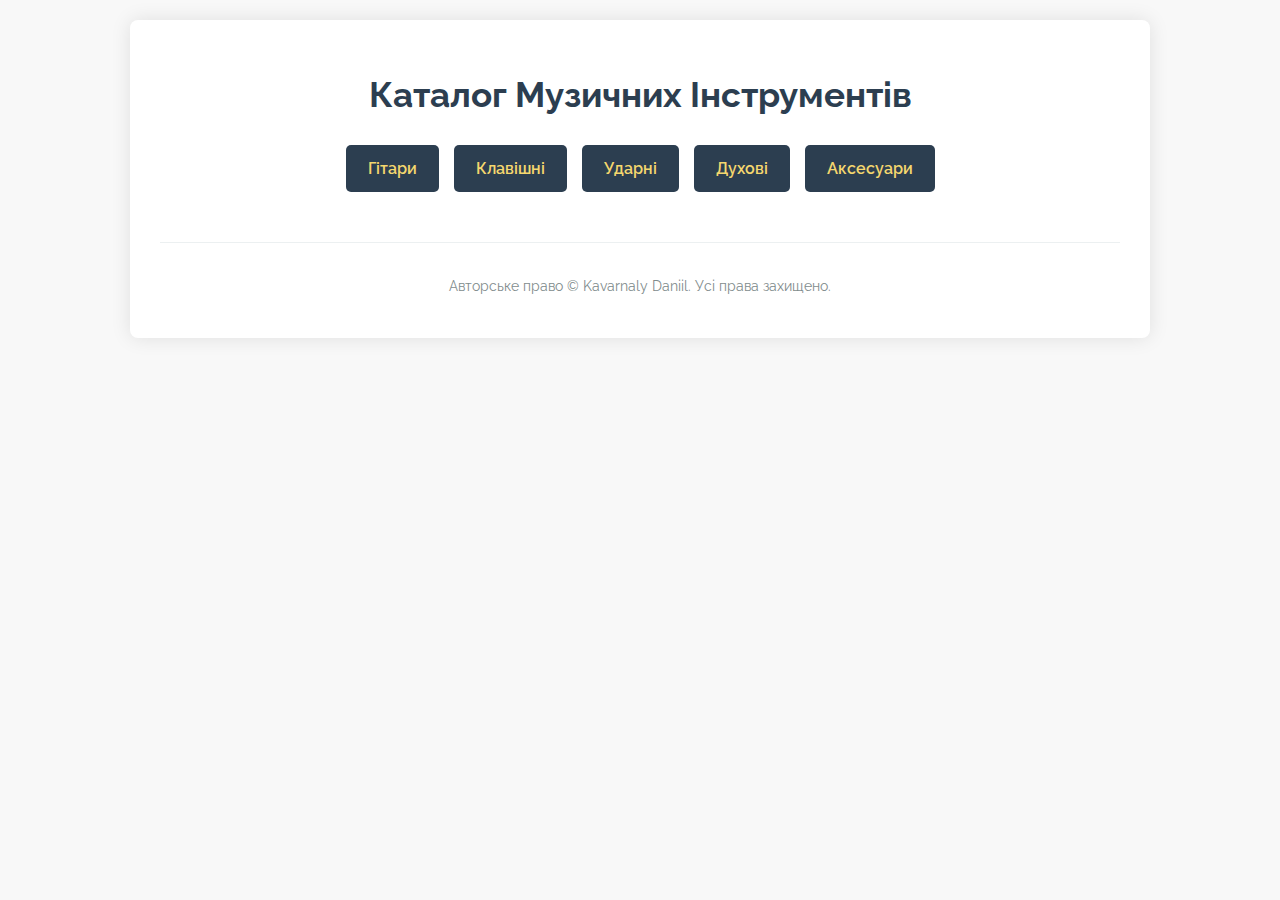
<file: index.html>
<!DOCTYPE html>
<html lang="uk">
  <head>
    <meta charset="UTF-8" />
    <meta name="viewport" content="width=device-width, initial-scale=1.0" />
    <title>Каталог Музичних Інструментів</title>
    <link rel="preconnect" href="https://fonts.googleapis.com" />
    <link rel="preconnect" href="https://fonts.gstatic.com" crossorigin />
    <link
      href="https://fonts.googleapis.com/css2?family=Raleway:wght@400;500;600;700&display=swap"
      rel="stylesheet"
    />
    <link rel="stylesheet" href="css/style.css" />
  </head>
  <body>
    <div class="container">
      <h1>Каталог Музичних Інструментів</h1>
      <div class="categories">
        <a href="guitars.html">Гітари</a>
        <a href="keyboards.html">Клавішні</a>
        <a href="drums.html">Ударні</a>
        <a href="wind.html">Духові</a>
        <a href="accessories.html">Аксесуари</a>
      </div>
      <footer>
        <p>Авторське право © Kavarnaly Daniil. Усі права захищено.</p>
      </footer>
    </div>
    <script src="js/script.js"></script>
  </body>
</html>
</file>
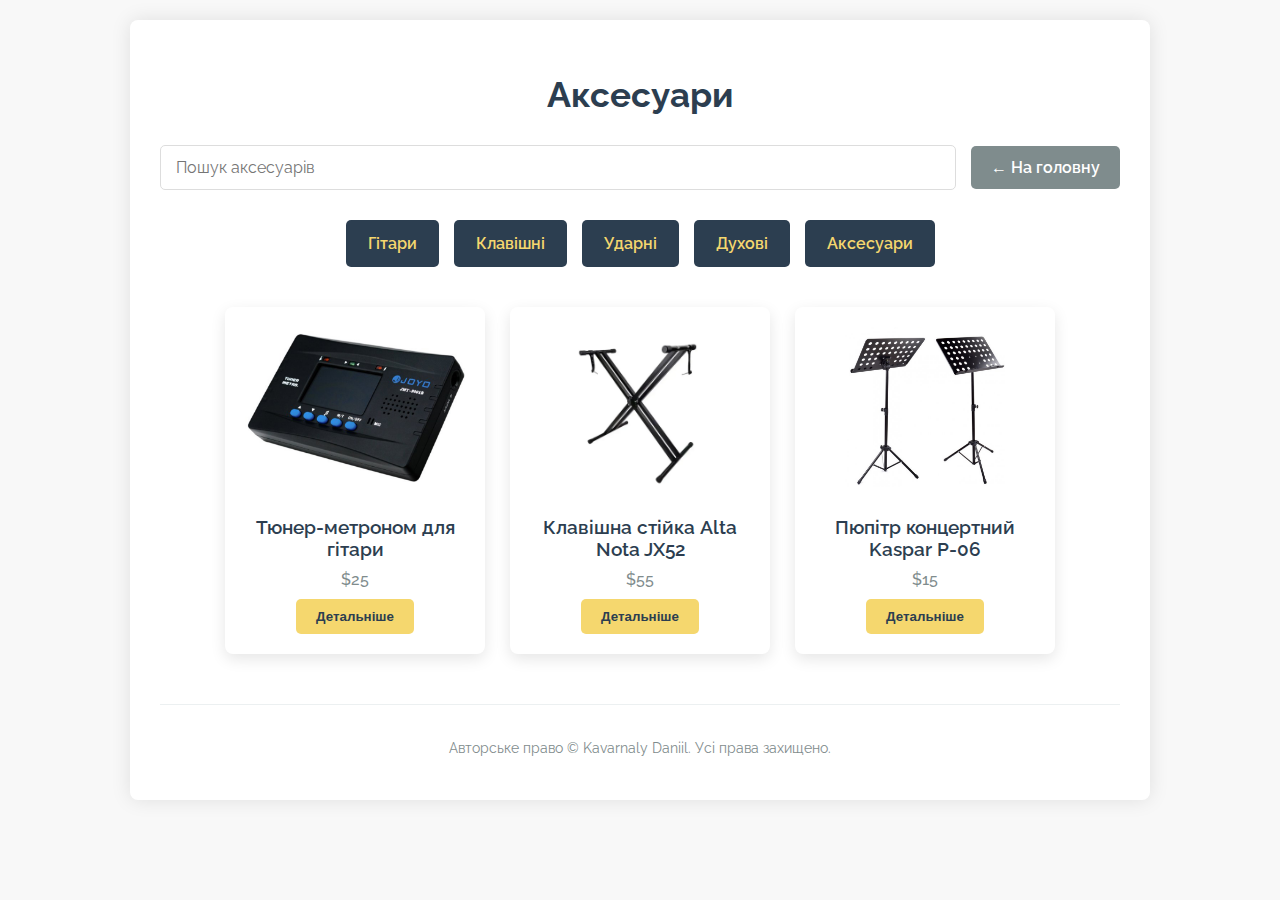
<file: accessories.html>
<!DOCTYPE html>
<html lang="uk">
  <head>
    <meta charset="UTF-8" />
    <meta name="viewport" content="width=device-width, initial-scale=1.0" />
    <title>Каталог Музичних Інструментів</title>
    <link rel="preconnect" href="https://fonts.googleapis.com" />
    <link rel="preconnect" href="https://fonts.gstatic.com" crossorigin />
    <link
      href="https://fonts.googleapis.com/css2?family=Raleway:wght@400;500;600;700&display=swap"
      rel="stylesheet"
    />
    <link rel="stylesheet" href="css/style.css" />
  </head>
  <body>
    <div class="container">
      <h1>Аксесуари</h1>
      <div class="search-bar">
        <input type="text" id="searchInput" placeholder="Пошук аксесуарів" />
        <a href="index.html" class="back-link">← На головну</a>
      </div>

      <div class="categories">
        <a href="guitars.html">Гітари</a>
        <a href="keyboards.html">Клавішні</a>
        <a href="drums.html">Ударні</a>
        <a href="wind.html">Духові</a>
        <a href="accessories.html">Аксесуари</a>
      </div>

      <div class="products">
        <div class="product" data-id="accessory1">
          <img src="images/accessories/tuner.png" alt="Тюнер для гітари" />
          <h3>Тюнер-метроном для гітари</h3>
          <p>$25</p>
          <button>Детальніше</button>
        </div>

        <div class="product" data-id="accessory2">
          <img src="images/accessories/stand.png" alt="Стійка для нот" />
          <h3>Клавішна стійка Alta Nota JX52</h3>
          <p>$55</p>
          <button>Детальніше</button>
        </div>

        <div class="product" data-id="accessory3">
          <img src="images/accessories/pupitr.png" alt="Аудіо кабель" />
          <h3>Пюпітр концертний Kaspar P-06</h3>
          <p>$15</p>
          <button>Детальніше</button>
        </div>
      </div>

      <footer>
        <p>Авторське право © Kavarnaly Daniil. Усі права захищено.</p>
      </footer>
    </div>
    <script src="js/script.js"></script>
  </body>
</html>
</file>
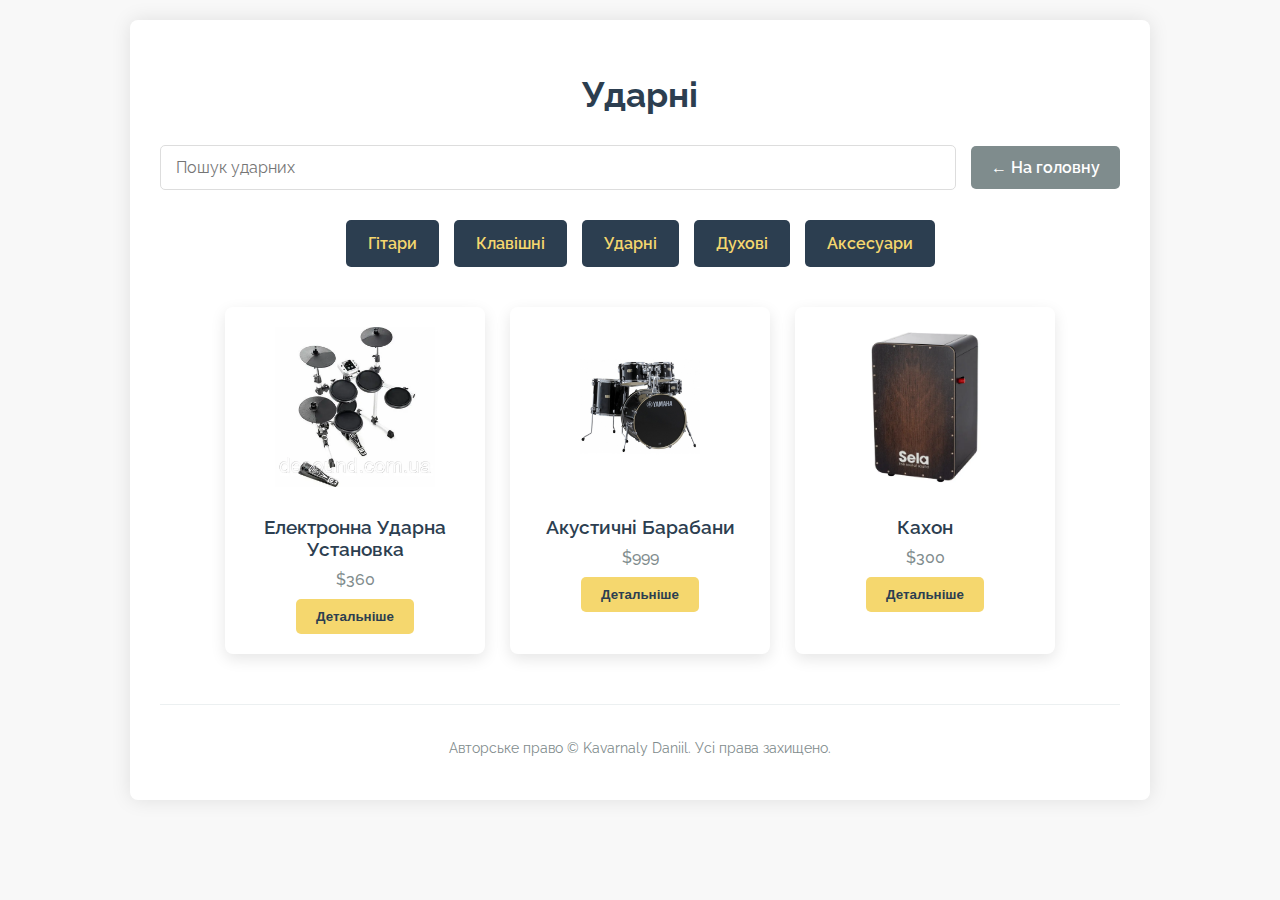
<file: drums.html>
<!DOCTYPE html>
<html lang="uk">
  <head>
    <meta charset="UTF-8" />
    <meta name="viewport" content="width=device-width, initial-scale=1.0" />
    <title>Каталог Музичних Інструментів</title>
    <link rel="preconnect" href="https://fonts.googleapis.com" />
    <link rel="preconnect" href="https://fonts.gstatic.com" crossorigin />
    <link
      href="https://fonts.googleapis.com/css2?family=Raleway:wght@400;500;600;700&display=swap"
      rel="stylesheet"
    />
    <link rel="stylesheet" href="css/style.css" />
  </head>
  <body>
    <div class="container">
      <h1>Ударні</h1>
      <div class="search-bar">
        <input type="text" id="searchInput" placeholder="Пошук ударних" />
        <a href="index.html" class="back-link">← На головну</a>
      </div>

      <div class="categories">
        <a href="guitars.html">Гітари</a>
        <a href="keyboards.html">Клавішні</a>
        <a href="drums.html">Ударні</a>
        <a href="wind.html">Духові</a>
        <a href="accessories.html">Аксесуари</a>
      </div>

      <div class="products">
        <div class="product" data-id="drum1">
          <img
            src="images/drums/electric-drums.png"
            alt="Електронна ударна установка MPS-150 E-Drum Set"
          />
          <h3>Електронна Ударна Установка</h3>
          <p>$360</p>
          <button>Детальніше</button>
        </div>

        <div class="product" data-id="drum2">
          <img src="images/drums/acoustic-drums.png" alt="Акустичні барабани" />
          <h3>Акустичні Барабани</h3>
          <p>$999</p>
          <button>Детальніше</button>
        </div>

        <div class="product" data-id="drum3">
          <img src="images/drums/kahon.png" alt="Кахон" />
          <h3>Кахон</h3>
          <p>$300</p>
          <button>Детальніше</button>
        </div>
      </div>

      <footer>
        <p>Авторське право © Kavarnaly Daniil. Усі права захищено.</p>
      </footer>
    </div>
    <script src="js/script.js"></script>
  </body>
</html>
</file>
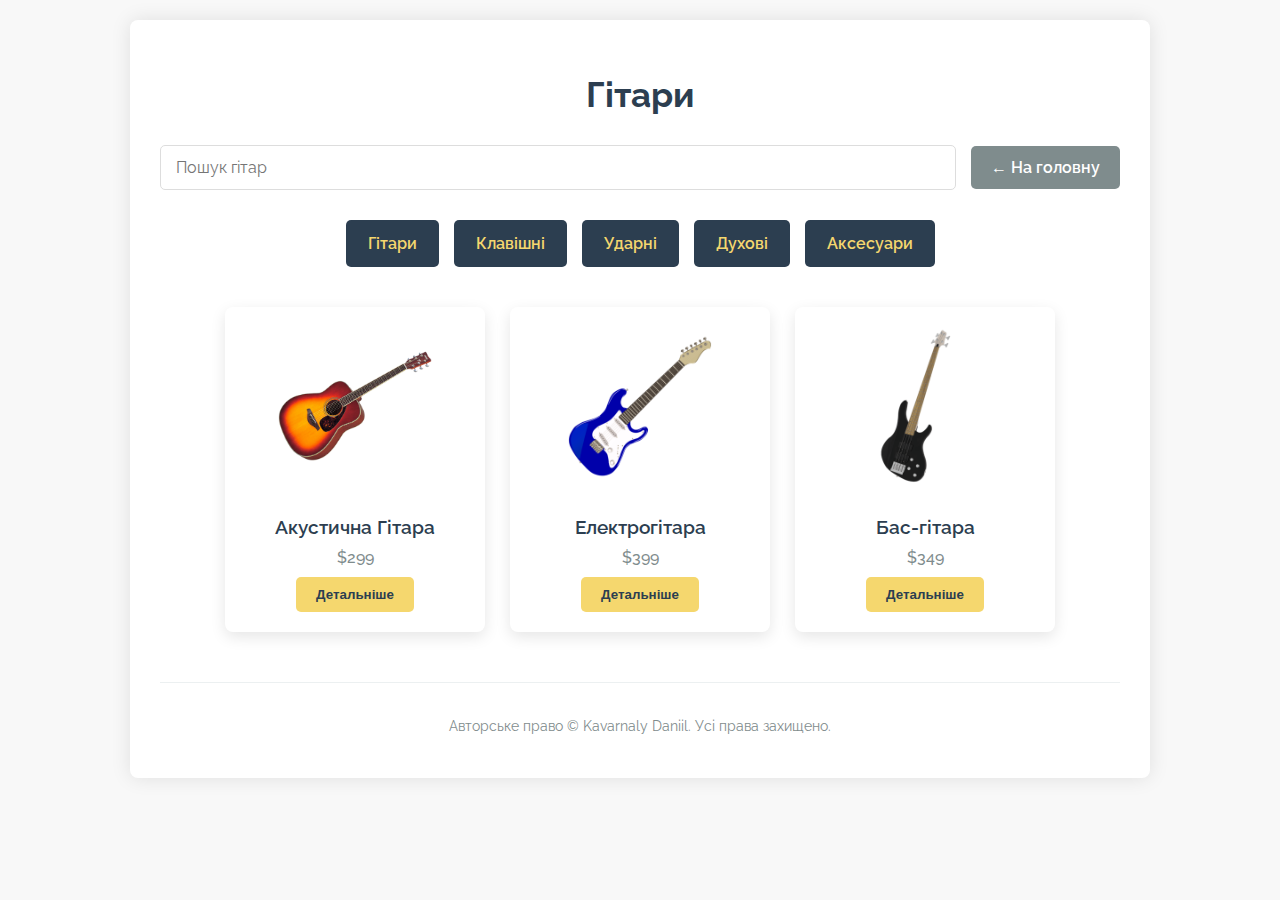
<file: guitars.html>
<!DOCTYPE html>
<html lang="uk">
  <head>
    <meta charset="UTF-8" />
    <meta name="viewport" content="width=device-width, initial-scale=1.0" />
    <title>Каталог Музичних Інструментів</title>
    <link rel="preconnect" href="https://fonts.googleapis.com" />
    <link rel="preconnect" href="https://fonts.gstatic.com" crossorigin />
    <link
      href="https://fonts.googleapis.com/css2?family=Raleway:wght@400;500;600;700&display=swap"
      rel="stylesheet"
    />
    <link rel="stylesheet" href="css/style.css" />
  </head>
  <body>
    <div class="container">
      <h1>Гітари</h1>
      <div class="search-bar">
        <input type="text" id="searchInput" placeholder="Пошук гітар" />
        <a href="index.html" class="back-link">← На головну</a>
      </div>

      <div class="categories">
        <a href="guitars.html">Гітари</a>
        <a href="keyboards.html">Клавішні</a>
        <a href="drums.html">Ударні</a>
        <a href="wind.html">Духові</a>
        <a href="accessories.html">Аксесуари</a>
      </div>

      <div class="products">
        <div class="product" data-id="guitar1">
          <img
            src="images/guitars/acoustic-guitar.png"
            alt="Акустична гітара"
          />
          <h3>Акустична Гітара</h3>
          <p>$299</p>
          <button>Детальніше</button>
        </div>

        <div class="product" data-id="guitar2">
          <img src="images/guitars/electric-guitar.png" alt="Електрогітара" />
          <h3>Електрогітара</h3>
          <p>$399</p>
          <button>Детальніше</button>
        </div>

        <div class="product" data-id="guitar3">
          <img src="images/guitars/bass-guitar.png" alt="Бас-гітара" />
          <h3>Бас-гітара</h3>
          <p>$349</p>
          <button>Детальніше</button>
        </div>
      </div>

      <footer>
        <p>Авторське право © Kavarnaly Daniil. Усі права захищено.</p>
      </footer>
    </div>
    <script src="js/script.js"></script>
  </body>
</html>
</file>
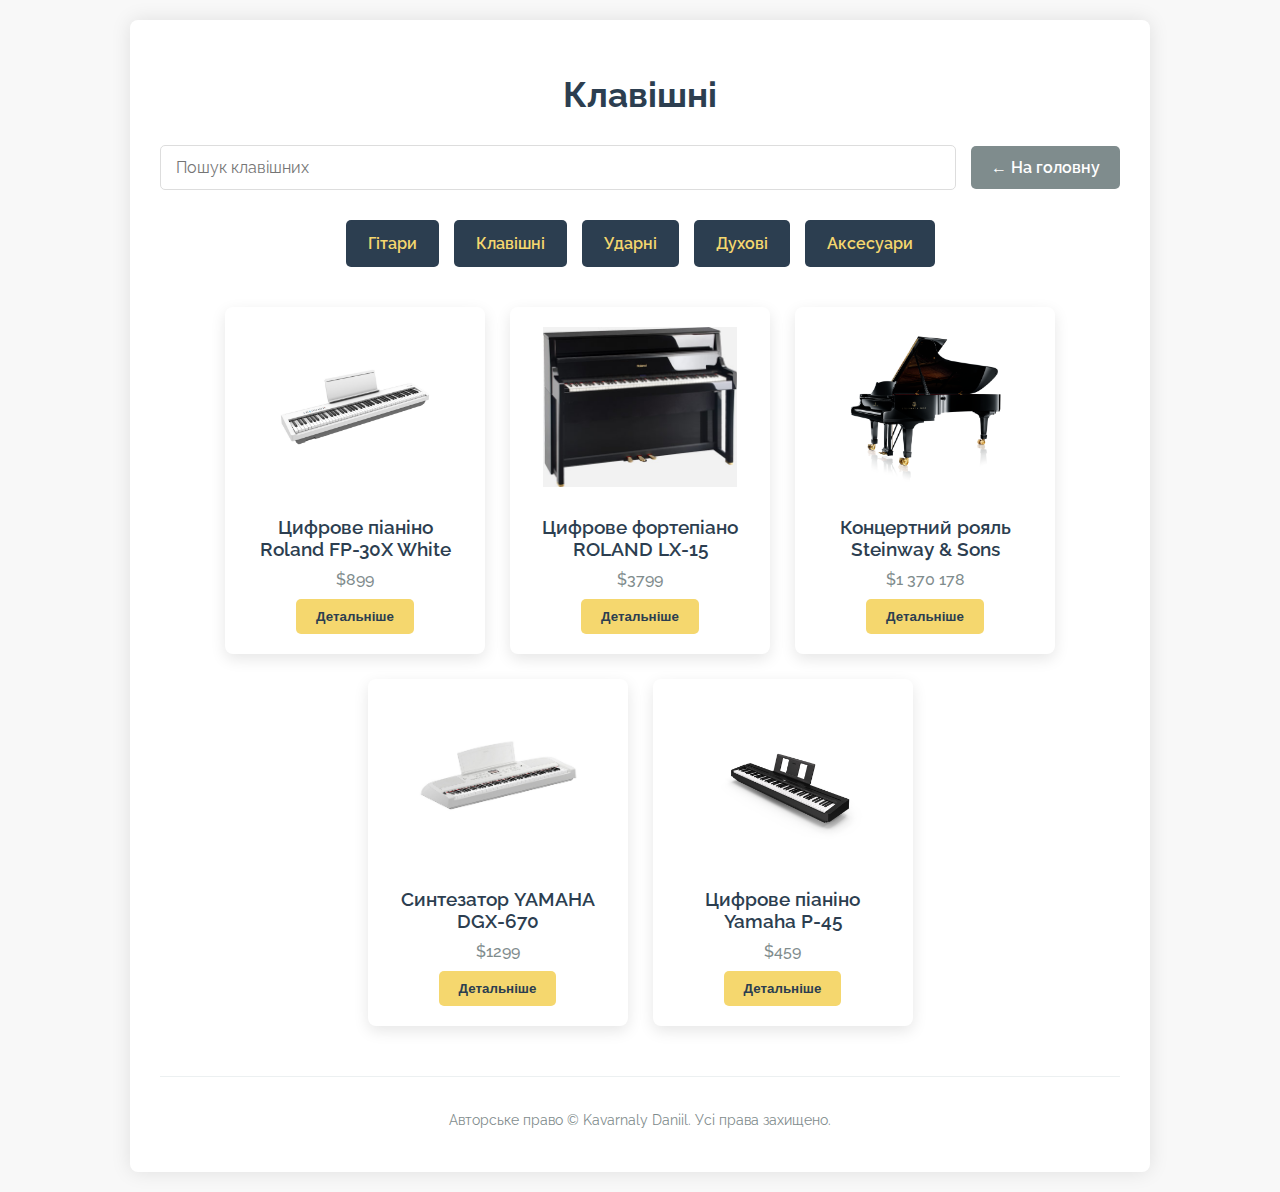
<file: keyboards.html>
<!DOCTYPE html>
<html lang="uk">
  <head>
    <meta charset="UTF-8" />
    <meta name="viewport" content="width=device-width, initial-scale=1.0" />
    <title>Каталог Музичних Інструментів</title>
    <link rel="preconnect" href="https://fonts.googleapis.com" />
    <link rel="preconnect" href="https://fonts.gstatic.com" crossorigin />
    <link
      href="https://fonts.googleapis.com/css2?family=Raleway:wght@400;500;600;700&display=swap"
      rel="stylesheet"
    />
    <link rel="stylesheet" href="css/style.css" />
  </head>
  <body>
    <div class="container">
      <h1>Клавішні</h1>
      <div class="search-bar">
        <input type="text" id="searchInput" placeholder="Пошук клавішних" />
        <a href="index.html" class="back-link">← На головну</a>
      </div>

      <div class="categories">
        <a href="guitars.html">Гітари</a>
        <a href="keyboards.html">Клавішні</a>
        <a href="drums.html">Ударні</a>
        <a href="wind.html">Духові</a>
        <a href="accessories.html">Аксесуари</a>
      </div>

      <div class="products">
        <div class="product" data-id="keyboard1">
          <img src="images/keyboards/fp30x.png" alt="Roland FP-30x" />
          <h3>Цифрове піаніно Roland FP-30X White</h3>
          <p>$899</p>
          <button>Детальніше</button>
        </div>

        <div class="product" data-id="keyboard2">
          <img src="images/keyboards/lx15.png" alt="Roland LX-15" />
          <h3>Цифрове фортепіано ROLAND LX-15</h3>
          <p>$3799</p>
          <button>Детальніше</button>
        </div>

        <div class="product" data-id="keyboard3">
          <img src="images/keyboards/steinway.png" alt="Steinway" />
          <h3>Концертний рояль Steinway & Sons</h3>
          <p>$1 370 178</p>
          <button>Детальніше</button>
        </div>

        <div class="product" data-id="keyboard4">
          <img src="images/keyboards/dgx670.png" alt="Yamaha" />
          <h3>Синтезатор YAMAHA DGX-670</h3>
          <p>$1299</p>
          <button>Детальніше</button>
        </div>

        <div class="product" data-id="keyboard5">
          <img src="images/keyboards/p45.png" alt="Yamaha P-45" />
          <h3>Цифрове піаніно Yamaha P-45</h3>
          <p>$459</p>
          <button>Детальніше</button>
        </div>
      </div>

      <footer>
        <p>Авторське право © Kavarnaly Daniil. Усі права захищено.</p>
      </footer>
    </div>
    <script src="js/script.js"></script>
  </body>
</html>
</file>
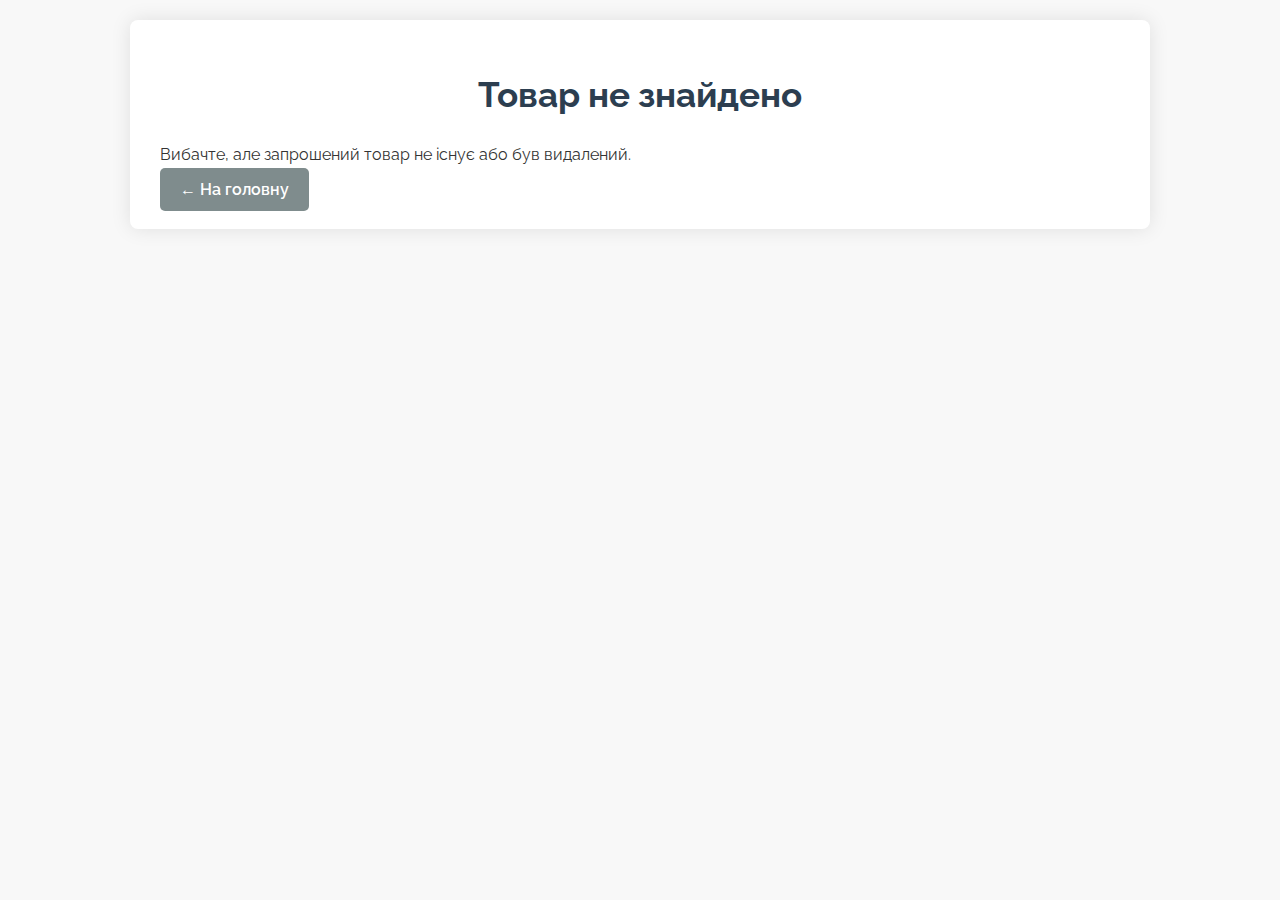
<file: product-details.html>
<!DOCTYPE html>
<html lang="uk">
<head>
  <meta charset="UTF-8">
  <meta name="viewport" content="width=device-width, initial-scale=1.0">
  <title>Деталі товару</title>
  <link rel="preconnect" href="https://fonts.googleapis.com">
  <link rel="preconnect" href="https://fonts.gstatic.com" crossorigin>
  <link href="https://fonts.googleapis.com/css2?family=Raleway:wght@400;500;600;700&display=swap" rel="stylesheet">
  <link rel="stylesheet" href="css/style.css">
</head>
<body>
  <div class="container">
  </div>
  <script src="js/script.js"></script>
</body>
</html>
</file>
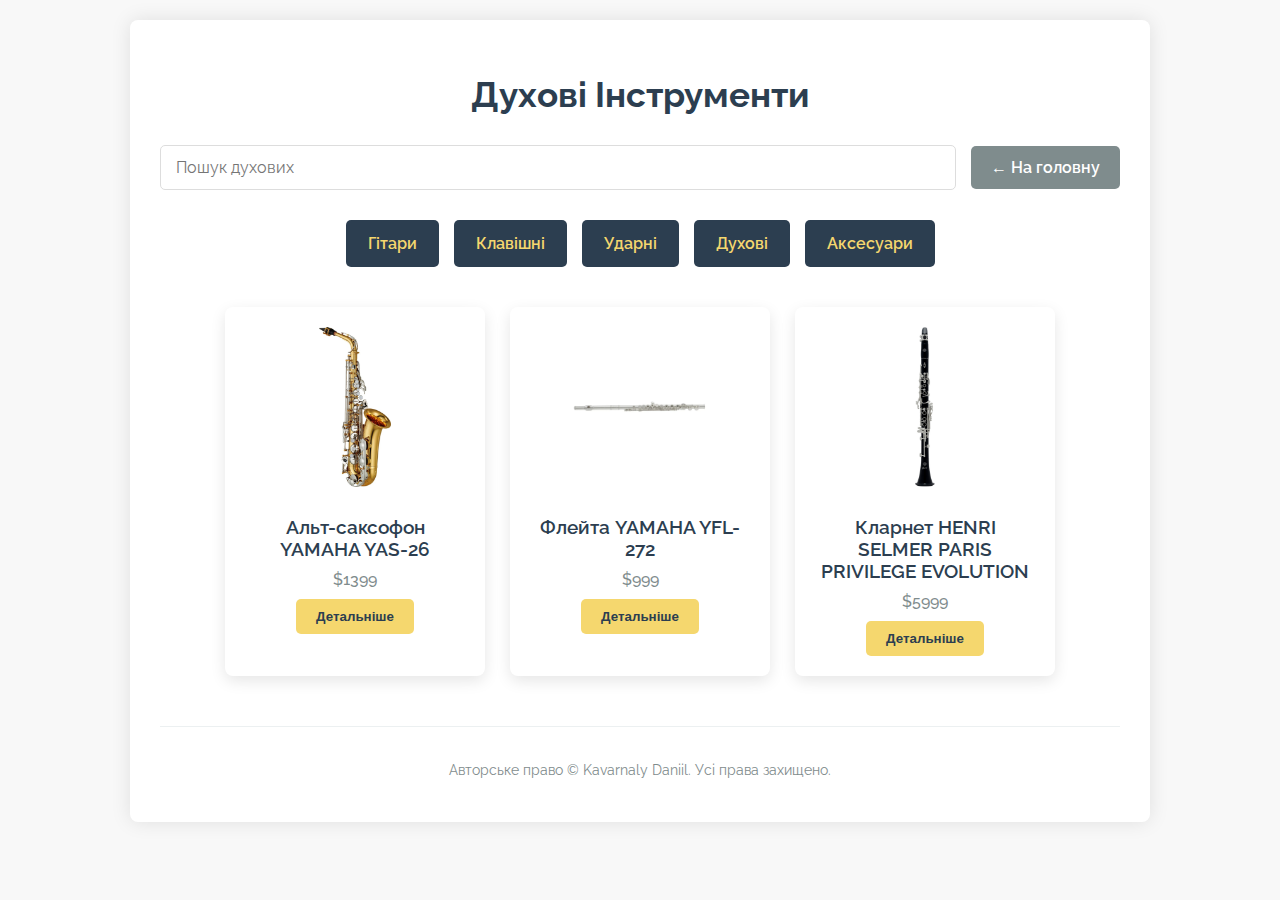
<file: wind.html>
<!DOCTYPE html>
<html lang="uk">
  <head>
    <meta charset="UTF-8" />
    <meta name="viewport" content="width=device-width, initial-scale=1.0" />
    <title>Каталог Музичних Інструментів</title>
    <link rel="preconnect" href="https://fonts.googleapis.com" />
    <link rel="preconnect" href="https://fonts.gstatic.com" crossorigin />
    <link
      href="https://fonts.googleapis.com/css2?family=Raleway:wght@400;500;600;700&display=swap"
      rel="stylesheet"
    />
    <link rel="stylesheet" href="css/style.css" />
  </head>
  <body>
    <div class="container">
      <h1>Духові Інструменти</h1>
      <div class="search-bar">
        <input type="text" id="searchInput" placeholder="Пошук духових" />
        <a href="index.html" class="back-link">← На головну</a>
      </div>

      <div class="categories">
        <a href="guitars.html">Гітари</a>
        <a href="keyboards.html">Клавішні</a>
        <a href="drums.html">Ударні</a>
        <a href="wind.html">Духові</a>
        <a href="accessories.html">Аксесуари</a>
      </div>

      <div class="products">
        <div class="product" data-id="wind1">
          <img src="images/wind/saxophone.png" alt="Альт-саксофон" />
          <h3>Альт-саксофон YAMAHA YAS-26</h3>
          <p>$1399</p>
          <button>Детальніше</button>
        </div>

        <div class="product" data-id="wind2">
          <img src="images/wind/flute.png" alt="Флейта" />
          <h3>Флейта YAMAHA YFL-272</h3>
          <p>$999</p>
          <button>Детальніше</button>
        </div>

        <div class="product" data-id="wind3">
          <img src="images/wind/clarinet.png" alt="Кларнет" />
          <h3>Кларнет HENRI SELMER PARIS PRIVILEGE EVOLUTION</h3>
          <p>$5999</p>
          <button>Детальніше</button>
        </div>
      </div>

      <footer>
        <p>Авторське право © Kavarnaly Daniil. Усі права захищено.</p>
      </footer>
    </div>
    <script src="js/script.js"></script>
  </body>
</html>
</file>
<file: css/style.css>
body {
  font-family: 'Raleway', Arial, sans-serif;
  margin: 0;
  padding: 0;
  background: #f8f8f8;
  color: #333;
}

.container {
  max-width: 960px;
  margin: 20px auto;
  padding: 30px;
  background: #fff;
  box-shadow: 0 0 20px rgba(0, 0, 0, 0.1);
  border-radius: 8px;
}

h1 {
  color: #2c3e50;
  text-align: center;
  font-weight: 700;
  margin-bottom: 30px;
  font-size: 2.2em;
}

.categories {
  display: flex;
  justify-content: center;
  flex-wrap: wrap;
  gap: 15px;
  margin: 30px 0;
}

.categories a {
  text-decoration: none;
  padding: 12px 20px;
  background: #2c3e50;
  color: #f5d76e;
  border-radius: 5px;
  font-weight: 600;
  transition: all 0.3s ease;
  border: 2px solid transparent;
}

.categories a:hover {
  background: #f5d76e;
  color: #2c3e50;
  border-color: #2c3e50;
}

.products {
  display: flex;
  flex-wrap: wrap;
  gap: 25px;
  justify-content: center;
  margin: 40px 0;
}

.product {
  background: #fff;
  padding: 20px;
  border-radius: 8px;
  width: 220px;
  text-align: center;
  box-shadow: 0 5px 15px rgba(0, 0, 0, 0.1);
  transition: transform 0.3s ease;
}

.product:hover {
  transform: translateY(-5px);
}

.product img {
  max-width: 100%;
  height: 160px;
  object-fit: contain;
  margin-bottom: 15px;
}

.product h3 {
  color: #2c3e50;
  margin: 10px 0;
  font-weight: 600;
}

.product p {
  color: #7f8c8d;
  font-weight: 500;
  margin: 10px 0;
}

.product button {
  background: #f5d76e;
  color: #2c3e50;
  border: none;
  padding: 10px 20px;
  border-radius: 5px;
  cursor: pointer;
  font-weight: 600;
  transition: all 0.3s ease;
}

.product button:hover {
  background: #2c3e50;
  color: #f5d76e;
}

footer {
  text-align: center;
  margin-top: 50px;
  font-size: 0.9em;
  color: #7f8c8d;
  border-top: 1px solid #ecf0f1;
  padding-top: 20px;
}

.search-bar {
  display: flex;
  justify-content: space-between;
  align-items: center;
  margin: 30px 0;
}

.search-bar input {
  flex: 1;
  padding: 12px 15px;
  margin-right: 15px;
  border: 1px solid #ddd;
  border-radius: 5px;
  font-family: 'Raleway', sans-serif;
  font-size: 1em;
}

.back-link {
  text-decoration: none;
  padding: 12px 20px;
  background: #7f8c8d;
  color: white;
  border-radius: 5px;
  font-weight: 600;
  transition: all 0.3s ease;
}

.back-link:hover {
  background: #2c3e50;
}



.product-details {
  display: flex;
  gap: 40px;
  margin: 30px 0;
}

.product-image {
  flex: 1;
  background: #fff;
  padding: 20px;
  border-radius: 8px;
  box-shadow: 0 5px 15px rgba(0, 0, 0, 0.1);
  text-align: center;
}

.product-image img {
  max-width: 100%;
  height: auto;
  max-height: 400px;
  object-fit: contain;
}

.product-info {
  flex: 1;
  background: #fff;
  padding: 30px;
  border-radius: 8px;
  box-shadow: 0 5px 15px rgba(0, 0, 0, 0.1);
}

.product-info h2 {
  color: #2c3e50;
  margin-top: 0;
}

.price {
  font-size: 1.5em;
  color: #e74c3c;
  font-weight: 700;
  margin: 15px 0;
}

.description {
  line-height: 1.6;
  margin-bottom: 25px;
}

.specs {
  background: #f8f9fa;
  padding: 15px;
  border-radius: 5px;
  line-height: 1.6;
}

.buy-button {
  background: #7f8c8d;
  color: white;
  border: none;
  padding: 15px 30px;
  border-radius: 5px;
  cursor: not-allowed;
  font-weight: 600;
  font-size: 1.1em;
  margin-top: 20px;
  width: 100%;
}

@media (max-width: 768px) {
  .product-details {
    flex-direction: column;
  }
}

.product-video {
  margin-top: 20px;
}
.product-video iframe {
  max-width: 100%;
}
</file>
